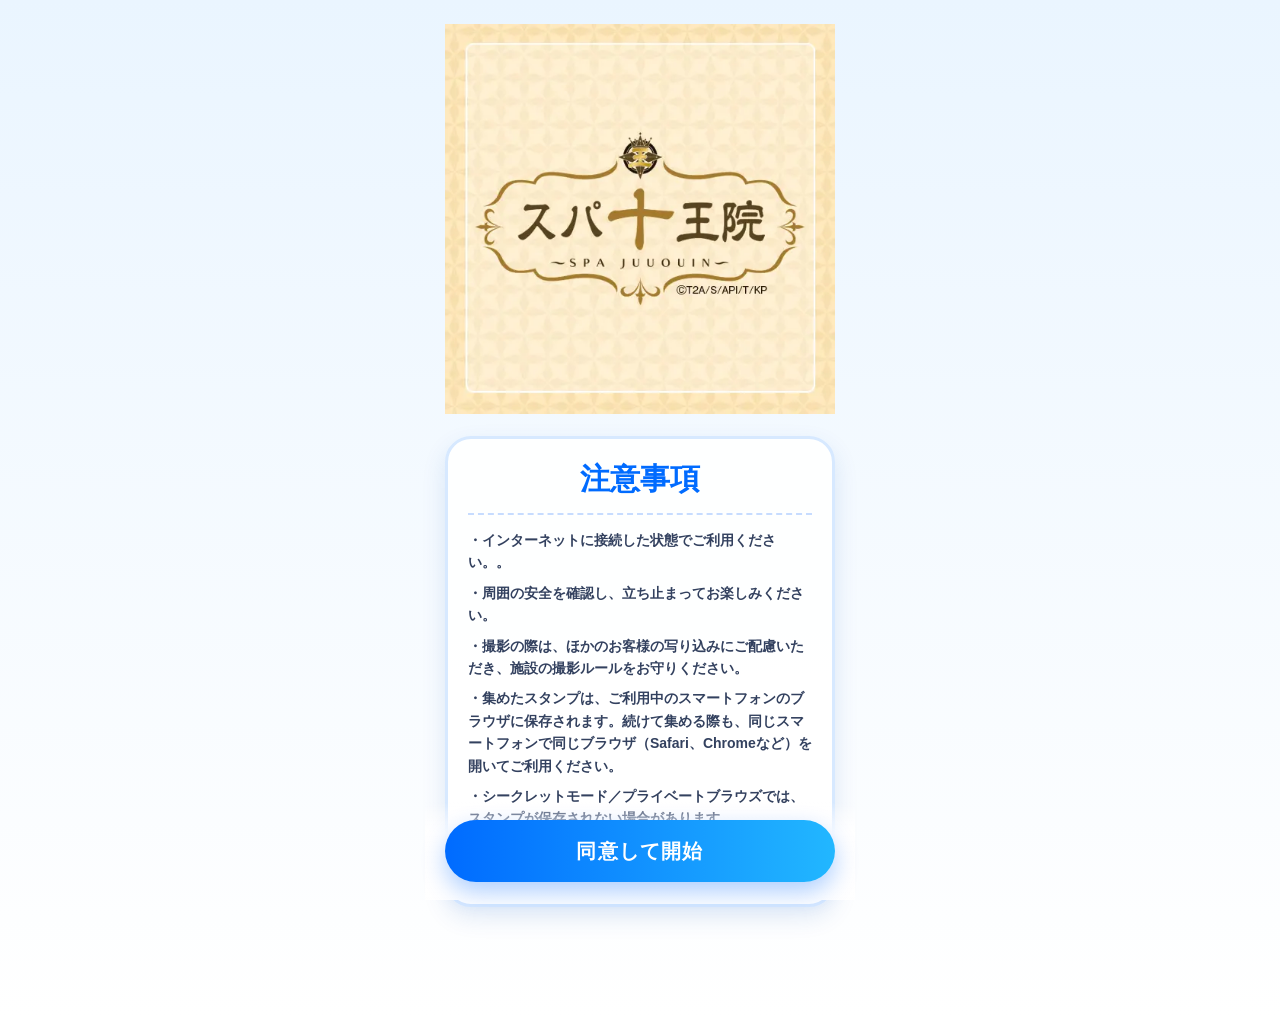
<file: index.html>
<!DOCTYPE html>
<html lang="ja">

<head>
    <meta charset="UTF-8">
    <meta name="viewport" content="width=device-width,initial-scale=1">
    <title>AR Event</title>

    <link rel="stylesheet" href="css/index.css">
</head>

<body>

    <main class="index-page">

        <section class="notice-screen">

            <div class="notice-visual">
                <img
                    src="assets/notice_images/notice_main.webp"
                    alt="注意事項">
            </div>

            <div class="notice-content">

                <h1>注意事項</h1>

                <div class="notice-list">
                    <p>・インターネットに接続した状態でご利用ください。。</p>
                    <p>・周囲の安全を確認し、立ち止まってお楽しみください。</p>
                    <p>・撮影の際は、ほかのお客様の写り込みにご配慮いただき、施設の撮影ルールをお守りください。</p>
                    <p>・集めたスタンプは、ご利用中のスマートフォンのブラウザに保存されます。続けて集める際も、同じスマートフォンで同じブラウザ（Safari、Chromeなど）を開いてご利用ください。</p>
                    <p>・シークレットモード／プライベートブラウズでは、スタンプが保存されない場合があります。</p>
                    <p>・各コンテンツはイベント期間中のみお楽しみいただけます。</p>
                </div>

            </div>

        </section>

        <div class="bottom-action">
            <a class="next-button" href="home.html">
                同意して開始
            </a>
        </div>

    </main>

<!-- Cloudflare Web Analytics -->
<script
  type="module"
  src="https://static.cloudflareinsights.com/beacon.min.js"
  data-cf-beacon='{"token":"08f3a968230f458cb1e5b5aaad3df323"}'>
</script>
<!-- End Cloudflare Web Analytics -->
</body>

</html>
</file>
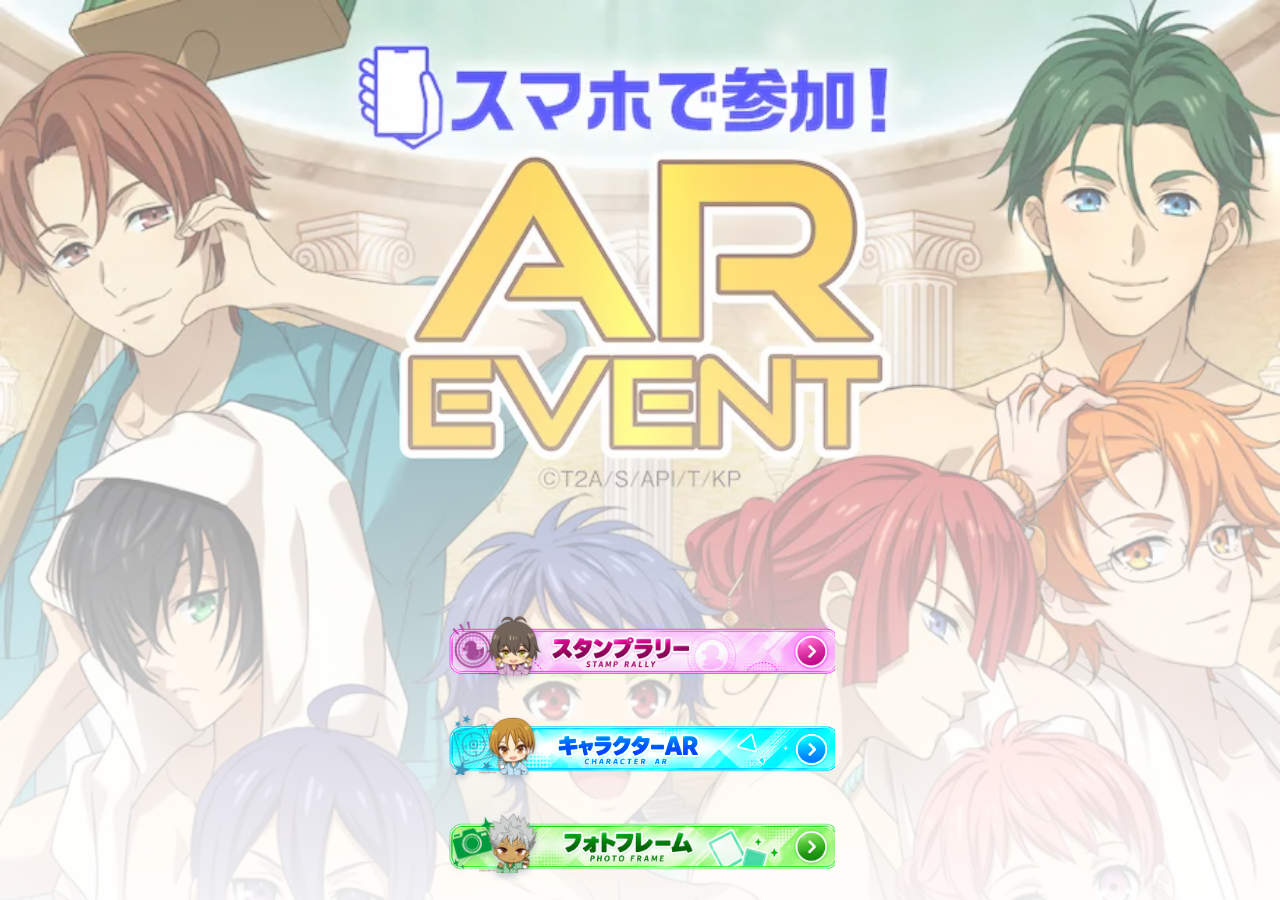
<file: home.html>
<!DOCTYPE html>
<html lang="ja">

<head>
    <meta charset="UTF-8">
    <meta name="viewport" content="width=device-width,initial-scale=1">
    <title>AR Event</title>

    <link rel="stylesheet" href="css/common.css">
    <link rel="stylesheet" href="css/home.css?v=20261029_reference">
</head>

<body>

    <main class="home-page">

        <!--<h1 class="home-title">AR Event</h1>-->

        <nav class="home-menu" aria-label="メインメニュー">

            <a class="home-menu-button" href="stamp-rally.html">
                <img class="menu-banner" src="assets/images/btn_stamp.png" alt="スタンプラリー">
                <img class="menu-character" src="assets/images/chibi-stamp.png" alt="" aria-hidden="true">
            </a>

            <a class="home-menu-button" href="character-list.html">
                <img class="menu-banner" src="assets/images/btn_character.png" alt="キャラクターAR">
                <img class="menu-character" src="assets/images/chibi-ar.png" alt="" aria-hidden="true">
            </a>

            <a class="home-menu-button" href="photoframe.html">
                <img class="menu-banner" src="assets/images/btn_photoframe.png" alt="フォトフレーム">
                <img class="menu-character" src="assets/images/chibi-photo.png" alt="" aria-hidden="true">
            </a>

        </nav>

    </main>

    <script src="js/home.js"></script>

<!-- Cloudflare Web Analytics -->
<script
  type="module"
  src="https://static.cloudflareinsights.com/beacon.min.js"
  data-cf-beacon='{"token":"08f3a968230f458cb1e5b5aaad3df323"}'>
</script>
<!-- End Cloudflare Web Analytics -->
</body>

</html>
</file>
<file: css/index.css>
* {
    box-sizing: border-box;
}

html,
body {
    margin: 0;
    min-height: 100%;
}

body {
    font-family:
        -apple-system,
        BlinkMacSystemFont,
        "Segoe UI",
        sans-serif;

    background:
        linear-gradient(
            180deg,
            #eaf5ff 0%,
            #ffffff 100%
        );

    color: #102044;
}

.index-page {
    width: 100%;
    max-width: 430px;
    min-height: 100vh;
    margin: 0 auto;

    display: flex;
    flex-direction: column;
}

.notice-screen {
    flex: 1;

    display: flex;
    flex-direction: column;
    justify-content: center;

    padding: 24px 20px 110px;
}

.notice-visual {
    width: 100%;
    margin-bottom: 22px;
    text-align: center;
}

.notice-visual img {
    width: 100%;
    max-width: 390px;
    height: auto;
    display: block;
    margin: 0 auto;
}

.notice-content {
    width: 100%;

    background: rgba(255,255,255,.94);
    border: 3px solid #d7e9ff;
    border-radius: 26px;

    padding: 22px 20px;

    box-shadow:
        0 10px 24px rgba(0,80,180,.12);
}

.notice-content h1 {
    margin: 0 0 14px;

    text-align: center;

    font-size: 30px;
    line-height: 1.2;
    font-weight: 900;

    color: #006bff;
}

.notice-content > p {
    margin: 0;

    font-size: 15px;
    line-height: 1.8;
    font-weight: 700;

    color: #33415f;
}

.notice-list {
    margin-top: 16px;
    padding-top: 14px;

    border-top: 2px dashed #c7dcff;
}

.notice-list p {
    margin: 0 0 8px;

    font-size: 14px;
    line-height: 1.6;
    font-weight: 700;

    color: #33415f;
}

.notice-list p:last-child {
    margin-bottom: 0;
}

.bottom-action {
    position: fixed;
    left: 50%;
    bottom: 0;

    width: 100%;
    max-width: 430px;

    transform: translateX(-50%);

    padding:
        18px 20px
        calc(18px + env(safe-area-inset-bottom));

    background:
        linear-gradient(
            180deg,
            rgba(255,255,255,0) 0%,
            rgba(255,255,255,.95) 32%,
            rgba(255,255,255,1) 100%
        );
}

.next-button {
    width: 100%;
    height: 62px;

    display: flex;
    align-items: center;
    justify-content: center;

    border-radius: 999px;

    background:
        linear-gradient(
            90deg,
            #006bff,
            #22b7ff
        );

    color: #ffffff;
    text-decoration: none;

    font-size: 20px;
    font-weight: 900;
    letter-spacing: .06em;

    box-shadow:
        0 10px 24px rgba(0,107,255,.32);
}

.next-button:active {
    transform: scale(.97);
}

@media (max-height: 720px) {
    .notice-screen {
        justify-content: flex-start;
        padding-top: 18px;
    }

    .notice-visual img {
        /* max-width: 250px; */
    }

    .notice-content {
        padding: 18px 16px;
    }

    .notice-content h1 {
        font-size: 26px;
    }
}
</file>
<file: css/common.css>
* {
    box-sizing: border-box;
}

#homeButton {
    position: fixed;

    top: calc(16px + env(safe-area-inset-top));
    left: max(16px, calc(50vw - 215px + 16px));

    width: 48px;
    height: 48px;

    display: flex;
    align-items: center;
    justify-content: center;

    border-radius: 50%;

    background: rgba(255,255,255,.92);
    color: #006bff;

    text-decoration: none;
    font-size: 0;
    font-weight: 900;

    border: 1px solid rgba(0,107,255,.16);

    box-shadow:
        0 8px 22px rgba(0,50,130,.18),
        inset 0 1px 0 rgba(255,255,255,.80);

    backdrop-filter: blur(12px);
    -webkit-backdrop-filter: blur(12px);

    z-index: 9999;

    -webkit-tap-highlight-color: transparent;

    transition:
        transform .16s ease,
        box-shadow .16s ease,
        background .16s ease;
}

#homeButton::before {
    content: "";

    width: 23px;
    height: 23px;

    background: currentColor;

    -webkit-mask:
        url("data:image/svg+xml,%3Csvg xmlns='http://www.w3.org/2000/svg' viewBox='0 0 24 24'%3E%3Cpath d='M3 10.5 12 3l9 7.5V21h-6v-6H9v6H3z'/%3E%3C/svg%3E")
        center / contain no-repeat;
    mask:
        url("data:image/svg+xml,%3Csvg xmlns='http://www.w3.org/2000/svg' viewBox='0 0 24 24'%3E%3Cpath d='M3 10.5 12 3l9 7.5V21h-6v-6H9v6H3z'/%3E%3C/svg%3E")
        center / contain no-repeat;
}

#homeButton:active {
    transform: scale(.94);
    box-shadow:
        0 4px 12px rgba(0,50,130,.16),
        inset 0 1px 0 rgba(255,255,255,.80);
}
</file>
<file: css/home.css>
* {
    box-sizing: border-box;
}

html,
body {
    margin: 0;
    min-height: 100%;
}

body {
    font-family:
        -apple-system,
        BlinkMacSystemFont,
        "Segoe UI",
        sans-serif;

    background:
        linear-gradient(
            180deg,
            rgba(255,255,255,.30) 0%,
            rgba(255,255,255,.55) 45%,
            rgba(255,255,255,.92) 100%
        ),
        url("../assets/images/hero-main.webp");

    background-size: cover;
    background-position: center top;
    background-repeat: no-repeat;

    color: #102044;
    overflow: hidden;
}
.home-page {
    width: 100%;
    max-width: 430px;
    min-height: 100vh;
    min-height: 100dvh;
    margin: 0 auto;

    display: flex;
    flex-direction: column;
    justify-content: flex-end;

    padding: 0 20px calc(18px + env(safe-area-inset-bottom));
    padding:
        0
        clamp(14px, 4vw, 20px)
        calc(clamp(14px, 2.5dvh, 24px) + env(safe-area-inset-bottom));
}

.home-title {
    margin: 0 0 14px;
    margin: 0 0 clamp(10px, 1.8dvh, 18px);

    text-align: center;

    font-size: 30px;
    font-size: clamp(24px, 4.2dvh, 34px);
    line-height: 1.15;
    font-weight: 900;
    letter-spacing: .04em;

    color: #006bff;

    text-shadow:
        0 2px 0 #ffffff,
        0 4px 14px rgba(0,107,255,.22);
}

.home-menu {
    display: grid;
    gap: clamp(26px, 4dvh, 38px);
    padding-top: 30px;
}
.home-menu-button {
    position: relative;
    display: block;
    width: 100%;
    text-decoration: none;
    border-radius: 18px;
    -webkit-tap-highlight-color: transparent;
    transition: transform .18s ease;
}
.home-menu-button:active { transform: scale(.97); }
.home-menu-button:focus-visible {
    outline: 3px solid #006bff;
    outline-offset: 5px;
}
.menu-banner {
    display: block;
    width: 100%;
    height: auto;
}
.menu-character {
    position: absolute;
    z-index: 1;
    left: 1%;
    bottom: 7%;
    width: 24%;
    height: 145%;
    object-fit: contain;
    object-position: center bottom;
    pointer-events: none;
    filter: drop-shadow(0 3px 3px rgba(0, 40, 90, .22));
}


/* Reference color treatment on the AR banner only. Character/icon layer stays original. */
.home-menu-button[href="character-list.html"] .menu-banner {
    filter: hue-rotate(-6deg) saturate(1.55) brightness(1.11);
}
</file>
